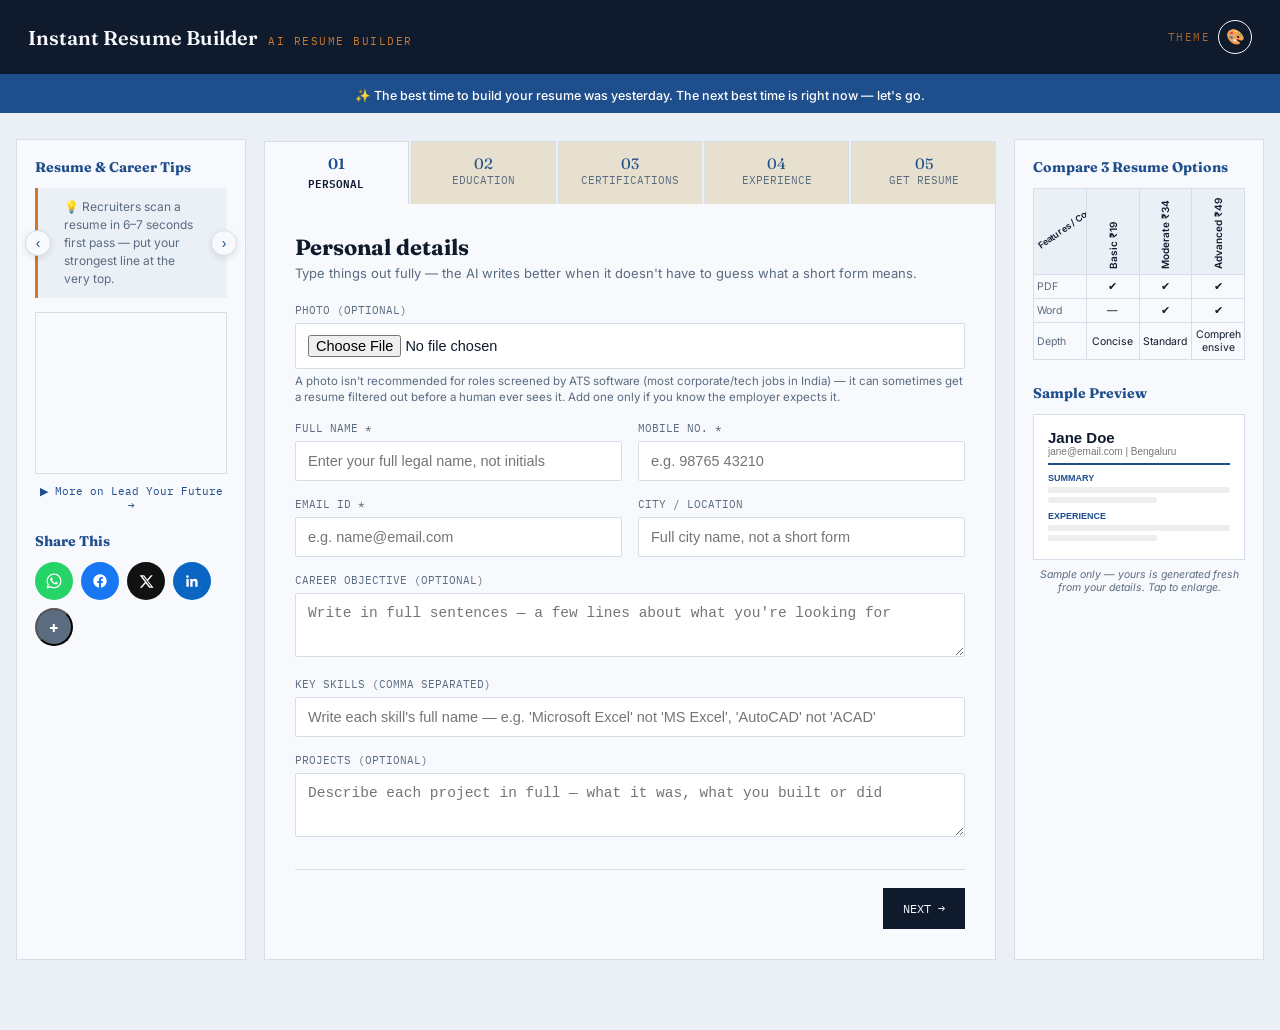
<file: index.html>
<!DOCTYPE html>
<html lang="en">
<head>
<meta charset="UTF-8">
<meta name="viewport" content="width=device-width, initial-scale=1.0">
<title>Instant Resume Builder — AI Resume Builder</title>
<link rel="preconnect" href="https://fonts.googleapis.com">
<link href="https://fonts.googleapis.com/css2?family=Fraunces:opsz,wght@9..144,500;9..144,600;9..144,700&family=Inter:wght@400;500;600;700&family=IBM+Plex+Mono:wght@400;500;600&display=swap" rel="stylesheet">
<link rel="icon" href="favicon.ico" type="image/x-icon">
<link rel="stylesheet" href="style.css">
</head>
<body>

<header class="top">
  <div class="brand">
    <h1>Instant Resume Builder</h1>
    <span>AI Resume Builder</span>
  </div>
  <div class="theme-toggle-wrap">
    <span class="theme-label">Theme</span>
    <button id="themeToggle" class="theme-btn" title="Change theme" onclick="cycleTheme()">🎨</button>
  </div>
</header>

<div class="quote-strip" id="quoteStrip">✨ The best time to build your resume was yesterday. The next best time is right now — let's go.</div>

<div class="page-layout">

<div class="shell">


  <div class="tabs" id="tabs">
    <div class="tab active" data-step="0"><span class="num">01</span>Personal</div>
    <div class="tab" data-step="1"><span class="num">02</span>Education</div>
    <div class="tab" data-step="2"><span class="num">03</span>Certifications</div>
    <div class="tab" data-step="3"><span class="num">04</span>Experience</div>
    <div class="tab" data-step="4"><span class="num">05</span>Get Resume</div>
  </div>

  <div class="sheet">

    <!-- STEP 0: PERSONAL -->
    <div class="step active" data-step="0">
      <h2>Personal details</h2>
      <div class="sub">Type things out fully — the AI writes better when it doesn't have to guess what a short form means.</div>

      <div class="field">
        <label>Photo (optional)</label>
        <input type="file" id="photoInput" accept="image/*" onchange="handlePhoto(event)">
        <div class="hint">A photo isn't recommended for roles screened by ATS software (most corporate/tech jobs in India) — it can sometimes get a resume filtered out before a human ever sees it. Add one only if you know the employer expects it.</div>
        <img id="photoPreview" style="display:none;max-width:100px;margin-top:8px;border-radius:4px;">
      </div>

      <div class="row2">
        <div class="field">
          <label>Full Name *</label>
          <input type="text" id="fullName" placeholder="Enter your full legal name, not initials">
        </div>
        <div class="field">
          <label>Mobile No. *</label>
          <input type="tel" id="mobile" placeholder="e.g. 98765 43210">
        </div>
      </div>
      <div class="row2">
        <div class="field">
          <label>Email ID *</label>
          <input type="email" id="email" placeholder="e.g. name@email.com">
        </div>
        <div class="field">
          <label>City / Location</label>
          <input type="text" id="location" placeholder="Full city name, not a short form">
        </div>
      </div>
      <div class="field">
        <label>Career objective (optional)</label>
        <textarea id="objective" placeholder="Write in full sentences — a few lines about what you're looking for"></textarea>
      </div>
      <div class="field">
        <label>Key skills (comma separated)</label>
        <input type="text" id="skills" placeholder="Write each skill's full name — e.g. 'Microsoft Excel' not 'MS Excel', 'AutoCAD' not 'ACAD'">
      </div>
      <div class="field">
        <label>Projects (optional)</label>
        <textarea id="projects" placeholder="Describe each project in full — what it was, what you built or did"></textarea>
      </div>
    </div>

    <!-- STEP 1: EDUCATION -->
    <div class="step" data-step="1">
      <h2>Academic qualifications</h2>
      <div class="sub">Add each qualification — SSLC, HSC, Diploma, College, and so on.</div>
      <div id="academicsList"></div>
      <button class="add-btn" onclick="addAcademic()">+ Add qualification</button>
    </div>

    <!-- STEP 2: CERTIFICATIONS -->
    <div class="step" data-step="2">
      <h2>Certifications</h2>
      <div class="sub">Optional — skip if none.</div>
      <div id="certList"></div>
      <button class="add-btn" onclick="addCertification()">+ Add certification</button>
    </div>

    <!-- STEP 3: EXPERIENCE -->
    <div class="step" data-step="3">
      <h2>Work experience</h2>
      <div class="sub">Freshers can skip this. Internships and part-time work count.</div>
      <div id="expList"></div>
      <button class="add-btn" onclick="addExperience()">+ Add work experience</button>
    </div>

    <!-- STEP 4: PACKAGE + PAYMENT -->
    <div class="step" data-step="4">
      <h2>Choose your resume package</h2>
      <div class="sub">Each package writes your resume fresh — no two generations are the same.</div>

      <div id="genError"></div>

      <div class="pricing3">
        <div class="price-card">
          <h3>Basic</h3>
          <p class="price">₹19</p>
          <ul>
            <li>✔ PDF download</li>
            <li>✔ Clean, concise resume</li>
            <li>✔ Good for freshers</li>
          </ul>
          <button class="pay-btn" onclick="startPayment(19,'basic',this)">Get Basic →</button>
        </div>
        <div class="price-card highlight">
          <p class="tag">Most Popular</p>
          <h3>Moderate</h3>
          <p class="price">₹34</p>
          <ul>
            <li>✔ PDF + Word (editable)</li>
            <li>✔ Standard professional depth</li>
            <li>✔ Ideal for most job seekers</li>
          </ul>
          <button class="pay-btn" onclick="startPayment(34,'moderate',this)">Get Moderate →</button>
        </div>
        <div class="price-card">
          <h3>Advanced</h3>
          <p class="price">₹49</p>
          <ul>
            <li>✔ PDF + Word (editable)</li>
            <li>✔ Comprehensive, achievement-led</li>
            <li>✔ Best for 3+ years experience</li>
          </ul>
          <button class="pay-btn" onclick="startPayment(49,'experienced',this)">Get Advanced →</button>
        </div>
      </div>

      <p class="trust">🔒 Secure payment via Razorpay</p>
    </div>

    <div class="nav-buttons">
      <button class="btn btn-ghost" id="backBtn" onclick="changeStep(-1)">← Back</button>
      <button class="btn btn-primary" id="nextBtn" onclick="changeStep(1)">Next →</button>
    </div>

  </div>
</div>

<aside class="side-panel left-panel">
  <h3>Resume &amp; Career Tips</h3>
  <div class="tip-nav">
    <button class="tip-arrow" onclick="prevTip()" aria-label="Previous tip">‹</button>
    <div class="tip-card" id="rotatingTip">💡 Recruiters scan a resume in 6–7 seconds first pass — put your strongest line at the very top.</div>
    <button class="tip-arrow" onclick="nextTip()" aria-label="Next tip">›</button>
  </div>
  <div class="video-embed">
    <iframe width="100%" height="160" src="https://www.youtube.com/embed/videoseries?list=UUtfdMvY4JxbFkTZSJhwLb9A&autoplay=1&mute=1&loop=1" title="Lead Your Future — Career Tips" frameborder="0" allowfullscreen loading="lazy"></iframe>
  </div>
  <a class="channel-link" href="https://www.youtube.com/@LeadYourFuture" target="_blank" rel="noopener">▶ More on Lead Your Future →</a>

  <h3 style="margin-top:20px;">Share This</h3>
  <div class="share-row">
    <a class="share-icon wa" href="https://wa.me/?text=Build%20an%20AI%20resume%20for%20just%20%E2%82%B919%20%E2%80%94%20Instant%20Resume%20Builder%3A%20https%3A%2F%2Fmarunmeera.github.io%2Finstant-resume-builder%2F" target="_blank" rel="noopener" title="Share on WhatsApp"><svg viewBox="0 0 24 24" width="18" height="18" fill="#fff"><path d="M12.04 2C6.58 2 2.13 6.45 2.13 11.91c0 1.75.46 3.39 1.26 4.81L2.05 22l5.4-1.42a9.87 9.87 0 0 0 4.59 1.17h.01c5.46 0 9.9-4.45 9.9-9.91C21.95 6.45 17.5 2 12.04 2zm0 18.07h-.01a8.2 8.2 0 0 1-4.18-1.14l-.3-.18-3.11.82.83-3.03-.2-.31a8.2 8.2 0 0 1-1.26-4.36c0-4.53 3.69-8.22 8.23-8.22 2.2 0 4.26.86 5.82 2.41a8.17 8.17 0 0 1 2.4 5.82c0 4.53-3.69 8.19-8.22 8.19zm4.5-6.15c-.25-.12-1.47-.72-1.69-.81-.23-.08-.39-.12-.56.13-.17.24-.64.8-.78.97-.14.17-.29.19-.53.06-.25-.12-1.05-.39-2-1.23-.74-.66-1.24-1.48-1.39-1.72-.14-.25-.02-.38.11-.5.11-.11.25-.29.37-.43.12-.15.16-.25.25-.42.08-.17.04-.31-.02-.43-.06-.12-.56-1.35-.77-1.84-.2-.48-.41-.42-.56-.43-.14-.01-.31-.01-.48-.01-.17 0-.43.06-.66.31-.23.25-.86.85-.86 2.06 0 1.22.89 2.4 1.01 2.56.12.17 1.75 2.67 4.24 3.74.59.26 1.05.41 1.41.52.59.19 1.13.16 1.56.1.48-.07 1.47-.6 1.67-1.18.21-.58.21-1.07.14-1.18-.06-.1-.23-.16-.48-.28z"/></svg></a>
    <a class="share-icon fb" href="https://www.facebook.com/sharer/sharer.php?u=https://marunmeera.github.io/instant-resume-builder/" target="_blank" rel="noopener" title="Share on Facebook"><svg viewBox="0 0 24 24" width="16" height="16" fill="#fff"><path d="M22 12.07C22 6.5 17.52 2 12 2S2 6.5 2 12.07c0 5.02 3.66 9.18 8.44 9.93v-7.02H7.9v-2.91h2.54V9.85c0-2.51 1.49-3.9 3.77-3.9 1.09 0 2.24.2 2.24.2v2.46h-1.26c-1.24 0-1.63.77-1.63 1.56v1.88h2.78l-.44 2.91h-2.34V22c4.78-.75 8.44-4.91 8.44-9.93z"/></svg></a>
    <a class="share-icon xx" href="https://twitter.com/intent/tweet?url=https://marunmeera.github.io/instant-resume-builder/&text=Build%20an%20AI%20resume%20for%20%E2%82%B919" target="_blank" rel="noopener" title="Share on X"><svg viewBox="0 0 24 24" width="15" height="15" fill="#fff"><path d="M18.9 2H22l-7.6 8.7L23.3 22h-7l-5.5-7.2L4.5 22H1.4l8.1-9.3L1 2h7.2l5 6.6L18.9 2zm-1.2 18h1.7L7.4 4H5.6l12.1 16z"/></svg></a>
    <a class="share-icon li" href="https://www.linkedin.com/sharing/share-offsite/?url=https://marunmeera.github.io/instant-resume-builder/" target="_blank" rel="noopener" title="Share on LinkedIn"><svg viewBox="0 0 24 24" width="16" height="16" fill="#fff"><path d="M20.45 20.45h-3.56v-5.57c0-1.33-.02-3.04-1.85-3.04-1.86 0-2.14 1.45-2.14 2.94v5.67H9.34V9h3.42v1.56h.05c.48-.9 1.64-1.85 3.38-1.85 3.6 0 4.27 2.37 4.27 5.46v6.28zM5.34 7.43a2.07 2.07 0 1 1 0-4.13 2.07 2.07 0 0 1 0 4.13zM7.12 20.45H3.56V9h3.56v11.45z"/></svg></a>
    <button class="share-icon more" onclick="toggleMoreShare()" title="More options">+</button>
  </div>
  <div class="share-row share-row-extra" id="shareExtra">
    <a class="share-icon tg" href="https://t.me/share/url?url=https://marunmeera.github.io/instant-resume-builder/&text=Build%20an%20AI%20resume%20for%20%E2%82%B919" target="_blank" rel="noopener" title="Share on Telegram"><svg viewBox="0 0 24 24" width="16" height="16" fill="#fff"><path d="M21.5 3.5 2.7 10.9c-1.1.45-1.1 1.6.1 1.94l4.6 1.44 1.8 5.6c.24.68.65.78 1.14.38l2.6-2.16 4.5 3.3c.86.5 1.44.24 1.66-.78L23.9 5c.3-1.36-.5-1.98-1.6-1.5z"/></svg></a>
    <a class="share-icon sms" href="sms:?body=Build%20an%20AI%20resume%20for%20%E2%82%B919%20-%20https%3A%2F%2Fmarunmeera.github.io%2Finstant-resume-builder%2F" title="Share via SMS">SMS</a>
    <a class="share-icon em" href="mailto:?subject=Try%20Instant%20Resume%20Builder&body=Build%20an%20AI%20resume%20for%20just%20%E2%82%B919%3A%20https%3A%2F%2Fmarunmeera.github.io%2Finstant-resume-builder%2F" title="Share via Email">✉</a>
    <button class="share-icon cp" onclick="copyShareLink(this)" title="Copy link">🔗</button>
  </div>

  <div class="visitor-badge" id="visitorBadge">Loading visitor info…</div>
</aside>

<aside class="side-panel right-panel">
  <h3>Compare 3 Resume Options</h3>
  <table class="mini-compare">
    <tr>
      <th class="corner"><div class="diag">Features / Cost</div></th>
      <th><div class="rot"><span>Basic ₹19</span></div></th>
      <th><div class="rot"><span>Moderate ₹34</span></div></th>
      <th><div class="rot"><span>Advanced ₹49</span></div></th>
    </tr>
    <tr><td>PDF</td><td>✔</td><td>✔</td><td>✔</td></tr>
    <tr><td>Word</td><td>—</td><td>✔</td><td>✔</td></tr>
    <tr><td>Depth</td><td>Concise</td><td>Standard</td><td>Comprehensive</td></tr>
  </table>

  <h3 style="margin-top:24px;">Sample Preview</h3>
  <div class="sample-mock" onclick="openSampleModal()" title="Click to view larger" role="button" tabindex="0">
    <div class="sample-name">Jane Doe</div>
    <div class="sample-line">jane@email.com | Bengaluru</div>
    <div class="sample-bar"></div>
    <div class="sample-heading">SUMMARY</div>
    <div class="sample-block"></div>
    <div class="sample-block short"></div>
    <div class="sample-heading">EXPERIENCE</div>
    <div class="sample-block"></div>
    <div class="sample-block short"></div>
  </div>
  <p class="sample-note">Sample only — yours is generated fresh from your details. Tap to enlarge.</p>
</aside>

</div>

<div class="modal-bg" id="sampleModal">
  <div class="modal-box">
    <button class="modal-close" onclick="closeSampleModal()">✕</button>
    <div class="modal-tabs">
      <button class="modal-tab active" data-tier="basic" onclick="switchSampleTab('basic')">Basic</button>
      <button class="modal-tab" data-tier="moderate" onclick="switchSampleTab('moderate')">Moderate</button>
      <button class="modal-tab" data-tier="advanced" onclick="switchSampleTab('advanced')">Advanced</button>
    </div>
    <div class="modal-scroll" id="modalScroll"></div>
  </div>
</div>

<script src="https://checkout.razorpay.com/v1/checkout.js"></script>
<script src="resume-generator.js"></script>
<script>
// ---- Theme cycling ----
const THEMES = ['dossier', 'corporate', 'creative'];
function cycleTheme(){
  let current = localStorage.getItem('irb-theme') || 'corporate';
  let next = THEMES[(THEMES.indexOf(current) + 1) % THEMES.length];
  document.documentElement.setAttribute('data-theme', next);
  localStorage.setItem('irb-theme', next);
}
document.documentElement.setAttribute('data-theme', localStorage.getItem('irb-theme') || 'corporate');

// ---- Motivational quote strip ----
const QUOTES = [
  "✨ The best time to build your resume was yesterday. The next best time is right now — let's go.",
  "✨ Every application you don't send is a rejection you gave yourself. Build it now.",
  "✨ Your next opportunity is waiting on a resume you haven't written yet.",
  "✨ Done is better than perfect — start your resume in the next 2 minutes."
];
let quoteIndex = 0;
setInterval(()=>{
  quoteIndex = (quoteIndex+1) % QUOTES.length;
  const el = document.getElementById('quoteStrip');
  el.style.opacity = 0;
  setTimeout(()=>{ el.textContent = QUOTES[quoteIndex]; el.style.opacity = 1; }, 300);
}, 8000);

// ---- Rotating tips (every 10s, resume/CV/interview only, with manual nav) ----
const TIPS = [
  "💡 Recruiters scan a resume in 6–7 seconds first pass — put your strongest line at the very top.",
  "💡 \"Increased sales by 18%\" beats \"handled sales\" every time — quantify wherever you can.",
  "💡 Match your resume's keywords to the job description to improve ATS pass-through.",
  "💡 Keep it to 1–2 pages unless you have 10+ years of relevant experience.",
  "💡 List certifications by their full official name — helps both ATS systems and recruiters.",
  "💡 In interviews, use the STAR method (Situation, Task, Action, Result) to structure your answers.",
  "💡 Research the interviewer and company beforehand — specific questions show genuine interest."
];
let tipIndex = 0;
let tipTimer;
const tipEl = document.getElementById('rotatingTip');
function showTip(i){
  tipIndex = (i + TIPS.length) % TIPS.length;
  tipEl.style.opacity = 0;
  setTimeout(()=>{ tipEl.textContent = TIPS[tipIndex]; tipEl.style.opacity = 1; }, 300);
}
function nextTip(){ showTip(tipIndex+1); resetTipTimer(); }
function prevTip(){ showTip(tipIndex-1); resetTipTimer(); }
function resetTipTimer(){ clearInterval(tipTimer); tipTimer = setInterval(()=>showTip(tipIndex+1), 10000); }
resetTipTimer();

// ---- Share row: expand + copy link ----
function toggleMoreShare(){
  document.getElementById('shareExtra').classList.toggle('show');
}
function copyShareLink(btn){
  navigator.clipboard.writeText('https://marunmeera.github.io/instant-resume-builder/').then(()=>{
    const original = btn.textContent;
    btn.textContent = '✓';
    setTimeout(()=>{ btn.textContent = original; }, 1500);
  });
}

// ---- Sample preview modal ----
const SAMPLES = {
  basic: { rows: 2, note: "Concise — 2-3 bullets per role" },
  moderate: { rows: 3, note: "Standard — 3-4 bullets per role" },
  advanced: { rows: 4, note: "Comprehensive — 4-5 bullets per role, leadership emphasis" }
};
function renderSample(tier){
  const s = SAMPLES[tier];
  let bullets = '';
  for(let i=0;i<s.rows;i++){ bullets += `<div class="sample-block${i===s.rows-1?' short':''}"></div>`; }
  document.getElementById('modalScroll').innerHTML = `
    <div class="sample-mock big">
      <div class="sample-name">Jane Doe</div>
      <div class="sample-line">jane@email.com | Bengaluru</div>
      <div class="sample-bar"></div>
      <div class="sample-heading">SUMMARY</div>
      <div class="sample-block"></div><div class="sample-block short"></div>
      <div class="sample-heading">EXPERIENCE</div>
      ${bullets}
      <div class="sample-heading">EDUCATION</div>
      <div class="sample-block short"></div>
    </div>
    <p class="sample-note">${s.note}</p>`;
}
function openSampleModal(){
  document.getElementById('sampleModal').classList.add('active');
  switchSampleTab('basic');
}
function closeSampleModal(){
  document.getElementById('sampleModal').classList.remove('active');
}
function switchSampleTab(tier){
  document.querySelectorAll('.modal-tab').forEach(t=>t.classList.toggle('active', t.dataset.tier===tier));
  renderSample(tier);
}

// ---- Visitor counter + country flag (best-effort, fails silently if blocked) ----
function countryCodeToFlag(code){
  if(!code || code.length !== 2) return '🌐';
  return String.fromCodePoint(...[...code.toUpperCase()].map(c => 127397 + c.charCodeAt()));
}
(async function(){
  const badge = document.getElementById('visitorBadge');
  try{
    const geoRes = await fetch('https://ipwho.is/');
    const geo = await geoRes.json();
    const flag = geo && geo.country_code ? countryCodeToFlag(geo.country_code) : '🌐';

    const countRes = await fetch('https://api.countapi.xyz/hit/instantresumebuilder-irb/visits');
    const count = await countRes.json();
    badge.textContent = `${flag} Visitor #${count.value ? count.value.toLocaleString() : '—'}`;
  }catch(e){
    badge.style.display = 'none'; // hide quietly if either free API is unreachable
  }
})();
</script>
</body>
</html>
</file>
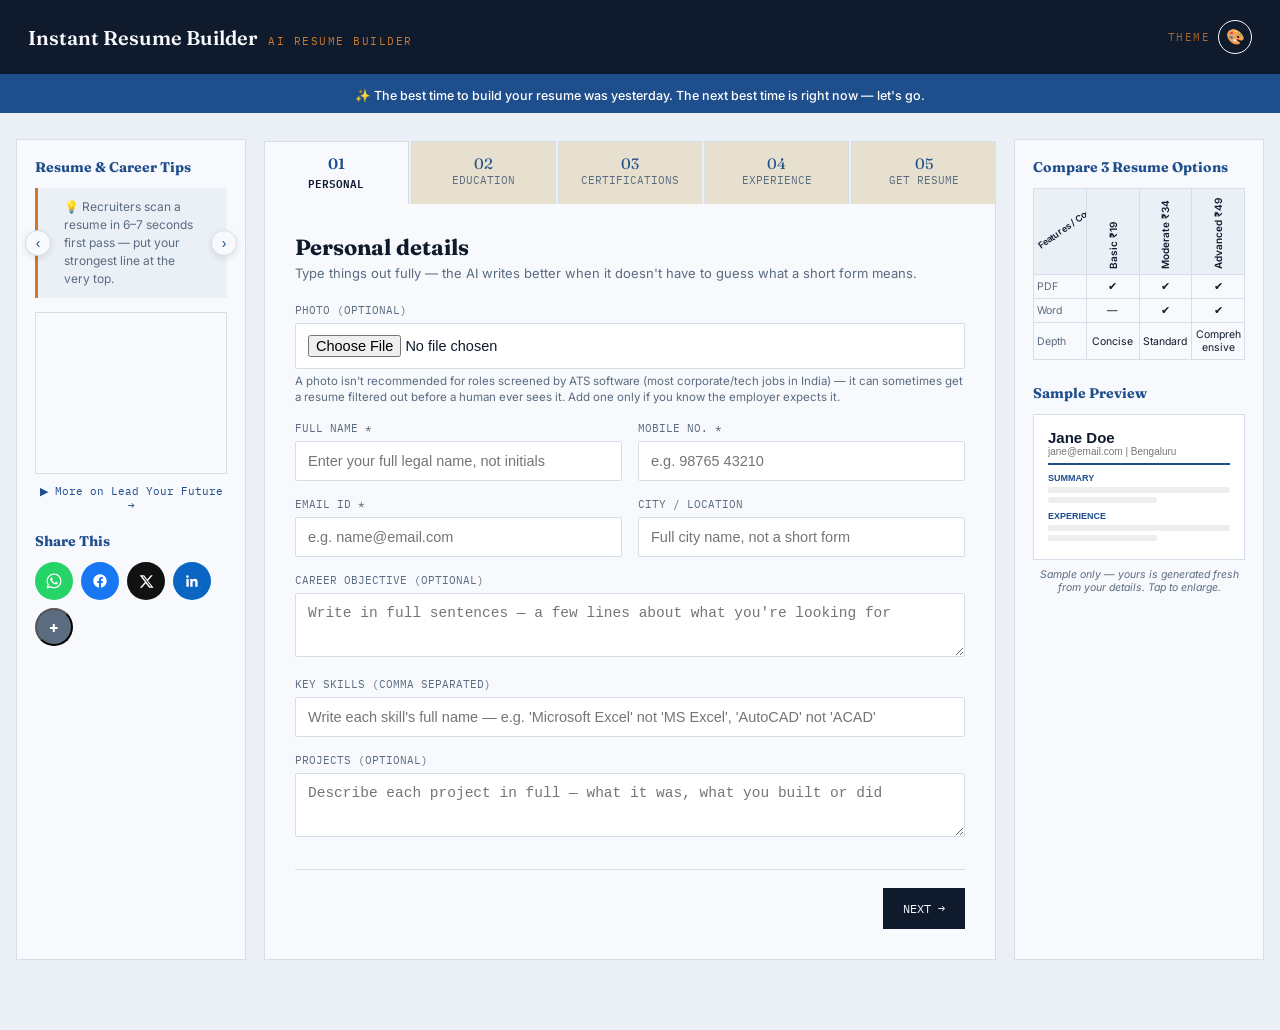
<file: fallback.html>
<!DOCTYPE html>
<html>
<body>
<script src="resume-template.js"></script>
<script>
const data = JSON.parse(localStorage.getItem("resumeData") || "null");
const paymentInfo = JSON.parse(localStorage.getItem("paymentInfo") || "null");
if (!data) {
  window.location.href = "index.html";
} else {
  const tier = (paymentInfo && paymentInfo.type) ? paymentInfo.type : "basic";
  const html = generateResumeHTML(data, tier);
  localStorage.setItem("resumeOutput", html);
  localStorage.setItem("lastPaidType", JSON.stringify(tier));
  localStorage.removeItem("paymentInfo");
  window.location.href = "download.html";
}
</script>
</body>
</html>
</file>
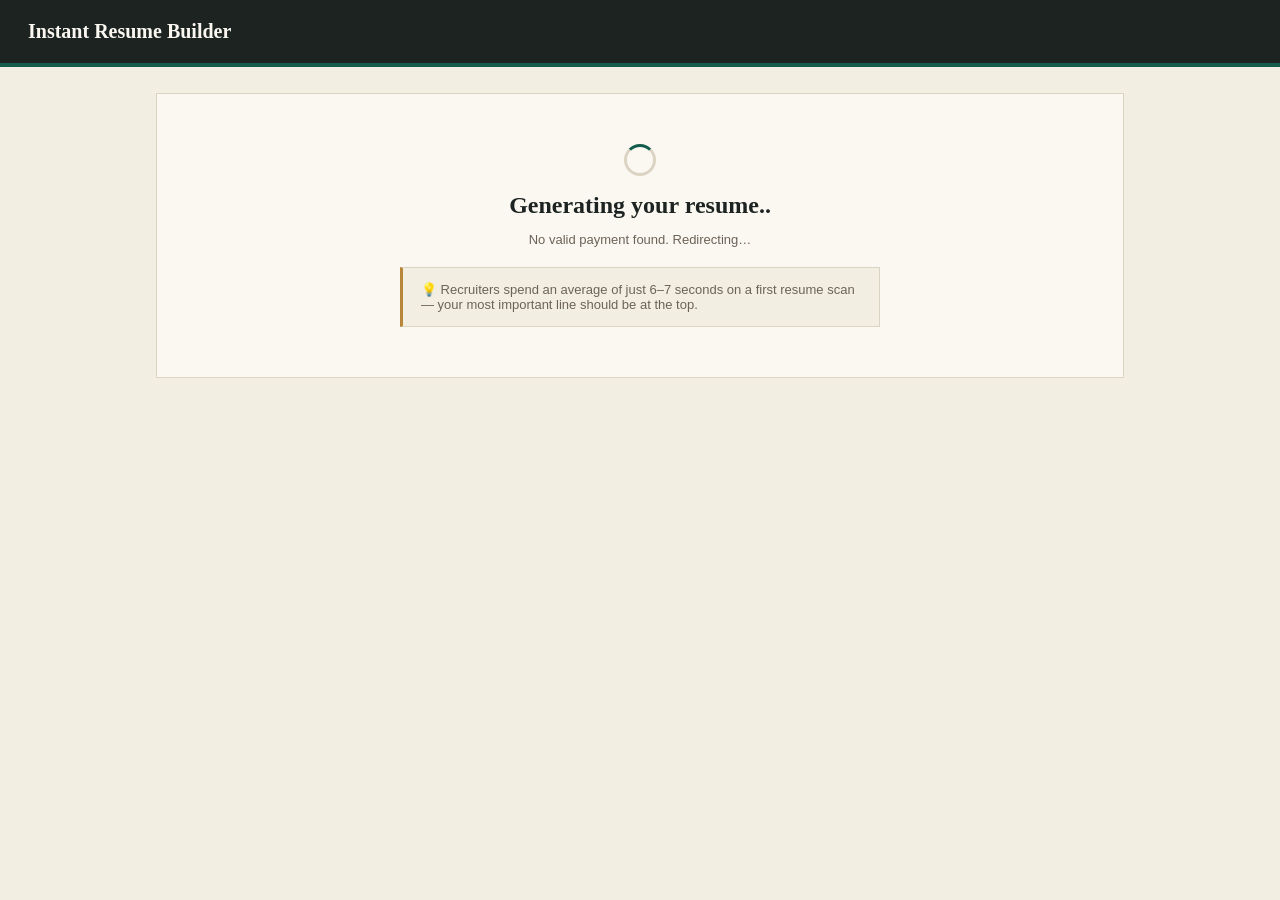
<file: success.html>
<!DOCTYPE html>
<html>
<head>
<meta charset="UTF-8">
<meta name="viewport" content="width=device-width, initial-scale=1.0">
<title>Generating Resume</title>
<link rel="stylesheet" href="style.css">
</head>
<body>

<header class="top"><div class="brand"><h1>Instant Resume Builder</h1></div></header>

<div class="shell">
  <div class="sheet loading-box">
    <div class="spinner"></div>
    <h2 id="loading">Generating your resume…</h2>
    <p id="statusMsg" style="color:var(--muted);font-size:13px;"></p>
    <div class="tip-box" id="tipBox"></div>
  </div>
</div>

<script>
const TIPS = [
  "💡 Recruiters spend an average of just 6–7 seconds on a first resume scan — your most important line should be at the top.",
  "💡 Quantified achievements ('increased sales by 18%') are remembered far better than task descriptions ('handled sales').",
  "💡 Tailoring your resume's keywords to match the job description significantly improves ATS pass-through rates.",
  "💡 A resume typically shouldn't exceed 1–2 pages unless you have 10+ years of relevant experience.",
  "💡 Listing certifications by their full official name (not abbreviations) helps both ATS systems and recruiters recognize them instantly.",
  "💡 Soon: upload your resume + a job description here to get a match score and improvement suggestions.",
  "💡 Soon: practice mock interview questions generated specifically from your resume and a target job description."
];

const tipBox = document.getElementById('tipBox');
let tipIndex = 0;
tipBox.textContent = TIPS[0];
setInterval(()=>{
  tipIndex = (tipIndex + 1) % TIPS.length;
  tipBox.textContent = TIPS[tipIndex];
}, 3500);

let dots = 0;
setInterval(()=>{
  dots = (dots+1) % 4;
  document.getElementById('loading').textContent = "Generating your resume" + ".".repeat(dots);
}, 500);

const resumeData = JSON.parse(localStorage.getItem("resumeData") || "null");
const paymentInfo = JSON.parse(localStorage.getItem("paymentInfo") || "null");

if (!resumeData || !paymentInfo || !paymentInfo.razorpay_payment_id || !paymentInfo.razorpay_signature) {
  document.getElementById("statusMsg").textContent = "No valid payment found. Redirecting…";
  setTimeout(() => window.location.href = "index.html", 1500);
} else {
  const API_BASE = "https://resume-ai-api-tg2p.onrender.com";
  fetch(`${API_BASE}/generate`, {
    method: "POST",
    headers: { "Content-Type": "application/json" },
    body: JSON.stringify({ ...resumeData, payment: paymentInfo })
  })
    .then(res => res.json())
    .then(result => {
      if (!result.success || !result.html) throw new Error(result.error || "generation_failed");
      localStorage.setItem("resumeOutput", result.html);
      localStorage.setItem("lastPaidType", JSON.stringify(paymentInfo.type));
      localStorage.removeItem("paymentInfo");
      window.location.href = "download.html";
    })
    .catch(err => {
      if (String(err.message).includes("payment_invalid")) {
        document.getElementById("statusMsg").textContent = "Payment could not be verified. Please contact support.";
      } else {
        window.location.href = "fallback.html";
      }
    });
}
</script>
</body>
</html>
</file>
<file: style.css>
:root{
  --ink:#1C2321;
  --paper:#FBF8F2;
  --paper-2:#F3EEE2;
  --line:#DCD4C2;
  --accent:#145C4B;
  --accent-2:#1D7A64;
  --gold:#B8863B;
  --muted:#6B6357;
  --danger:#A23B2E;
  --header-bg:#1C2321;
  --header-text:#FBF8F2;
}
:root[data-theme="corporate"]{
  --ink:#0F1B2D; --paper:#F7F9FC; --paper-2:#EBF0F7; --line:#D5DEE9;
  --accent:#1E4E8C; --accent-2:#2A65B0; --gold:#C97A2E; --muted:#5B6B80;
  --header-bg:#0F1B2D; --header-text:#F7F9FC;
}
:root[data-theme="creative"]{
  --ink:#2B1810; --paper:#FFF8F2; --paper-2:#FBEBDD; --line:#EBD2B8;
  --accent:#C1502E; --accent-2:#E06B3F; --gold:#2E7D6B; --muted:#8A6E5C;
  --header-bg:#F4A93B; --header-text:#2B1810;
}
*{box-sizing:border-box;}
body{margin:0;background:var(--paper-2);color:var(--ink);font-family:'Inter',sans-serif;}
h1,h2,h3{font-family:'Fraunces',serif;margin:0;}

header.top{background:var(--header-bg);color:var(--header-text);padding:20px 28px;border-bottom:4px solid var(--accent);display:flex;justify-content:space-between;align-items:center;}
header.top .brand{display:flex;align-items:baseline;gap:10px;}
header.top h1{font-size:20px;font-weight:600;color:var(--header-text);}
header.top span{font-family:'IBM Plex Mono',monospace;font-size:11px;color:var(--gold);text-transform:uppercase;letter-spacing:1.5px;}
.theme-toggle-wrap{display:flex;align-items:center;gap:8px;}
.theme-label{font-family:'IBM Plex Mono',monospace;font-size:10px;color:var(--header-text);opacity:.8;text-transform:uppercase;letter-spacing:1px;}
.theme-btn{background:none;border:1px solid var(--header-text);color:var(--header-text);width:34px;height:34px;border-radius:50%;cursor:pointer;font-size:15px;animation:pulseGlow 2s ease-in-out infinite;}
.theme-btn:hover{background:rgba(255,255,255,.15);}
@keyframes pulseGlow{0%,100%{box-shadow:0 0 0 0 rgba(184,134,59,.5);}50%{box-shadow:0 0 0 6px rgba(184,134,59,0);}}

.quote-strip{background:var(--accent);color:#fff;text-align:center;padding:10px 20px;font-size:12.5px;font-weight:500;transition:opacity .3s ease;}

.shell{max-width:1000px;margin:0 auto;padding:26px 16px 70px;}

/* ---- 3-COLUMN LAYOUT (desktop) ---- */
.page-layout{
  display:grid;
  grid-template-columns:230px minmax(0,1000px) 250px;
  grid-template-areas: "left main right";
  gap:18px;max-width:1500px;margin:0 auto;padding:26px 16px 70px;
  align-items:stretch; /* sidebars now match the form's height instead of floating short */
}
.page-layout .shell{grid-area:main;padding:0;max-width:none;}
.left-panel{grid-area:left;}
.right-panel{grid-area:right;}
.side-panel{background:var(--paper);border:1px solid var(--line);padding:18px;position:sticky;top:20px;align-self:start;height:fit-content;}
/* On desktop, stretch the box itself to match the form's rendered height */
@media(min-width:1151px){
  .page-layout{align-items:stretch;}
  .side-panel{align-self:stretch;height:auto;position:sticky;top:20px;}
}
.side-panel h3{font-size:14px;margin-bottom:12px;color:var(--accent);}
.tip-card{background:var(--paper-2);border-left:3px solid var(--gold);padding:10px 12px;font-size:12px;color:var(--muted);margin-bottom:10px;line-height:1.5;transition:opacity .3s ease;min-height:56px;}
.video-embed{margin-top:14px;border:1px solid var(--line);overflow:hidden;line-height:0;}
.channel-link{display:block;text-align:center;margin-top:10px;font-family:'IBM Plex Mono',monospace;font-size:11px;color:var(--accent);text-decoration:none;}
.channel-link:hover{text-decoration:underline;}

.share-row{display:flex;gap:8px;flex-wrap:wrap;}
.share-icon{width:38px;height:38px;border-radius:50%;display:flex;align-items:center;justify-content:center;font-family:'IBM Plex Mono',monospace;font-size:11px;font-weight:700;color:#fff;text-decoration:none;flex-shrink:0;}
.share-icon.wa{background:#25D366;}
.share-icon.fb{background:#1877F2;}
.share-icon.xx{background:#111;}
.share-icon.li{background:#0A66C2;}
.share-icon:hover{opacity:.85;}

.visitor-badge{margin-top:16px;font-family:'IBM Plex Mono',monospace;font-size:11px;color:var(--muted);text-align:center;padding-top:12px;border-top:1px solid var(--line);}

.mini-compare{width:100%;max-width:100%;border-collapse:collapse;font-size:10.5px;table-layout:fixed;}
.mini-compare th,.mini-compare td{border:1px solid var(--line);padding:5px 3px;text-align:center;overflow:hidden;text-overflow:ellipsis;word-break:break-word;}
.mini-compare th{background:var(--paper-2);font-weight:600;}
.mini-compare td:first-child{text-align:left;color:var(--muted);}

.sample-mock{border:1px solid var(--line);background:#fff;padding:14px;font-family:Arial,sans-serif;}
.sample-name{font-weight:700;font-size:15px;}
.sample-line{font-size:10px;color:#777;margin-bottom:6px;}
.sample-bar{height:2px;background:var(--accent);margin-bottom:8px;}
.sample-heading{font-size:9px;text-transform:uppercase;color:var(--accent);font-weight:700;margin-top:8px;margin-bottom:4px;}
.sample-block{height:6px;background:#eee;border-radius:2px;margin-bottom:4px;}
.sample-block.short{width:60%;}
.sample-note{font-size:10.5px;color:var(--muted);text-align:center;margin-top:8px;font-style:italic;}

/* Mobile: form first, tips second, comparison last — matches actual HTML source order now */
@media(max-width:1150px){
  .page-layout{
    grid-template-columns:1fr;
    grid-template-areas: "main" "left" "right";
    max-width:700px;
  }
  .side-panel{position:static;margin-top:20px;height:auto;}
}
.tabs{display:flex;gap:2px;}
.tab{flex:1;text-align:center;padding:12px 4px;background:#E7E0CE;color:var(--muted);font-family:'IBM Plex Mono',monospace;font-size:11px;text-transform:uppercase;cursor:pointer;border:1px solid var(--line);border-bottom:none;position:relative;top:2px;}
.tab.active{background:var(--paper);color:var(--ink);font-weight:600;}
.tab .num{display:block;font-size:15px;font-family:'Fraunces',serif;color:var(--accent);}

.sheet{background:var(--paper);border:1px solid var(--line);padding:30px;}
.step{display:none;}
.step.active{display:block;}
.step h2{font-size:22px;margin-bottom:4px;}
.step .sub{color:var(--muted);font-size:13px;margin-bottom:22px;}

.field{margin-bottom:16px;}
.field label{display:block;font-family:'IBM Plex Mono',monospace;font-size:11px;text-transform:uppercase;color:var(--muted);margin-bottom:6px;}
.field input, .field select, .field textarea{width:100%;padding:11px 12px;border:1px solid var(--line);background:#fff;font-size:14.5px;border-radius:2px;}
.field textarea{min-height:64px;resize:vertical;}
.hint{font-size:11.5px;color:var(--muted);margin-top:4px;line-height:1.4;}
.row2{display:grid;grid-template-columns:1fr 1fr;gap:16px;}
@media(max-width:640px){.row2{grid-template-columns:1fr;}}

.entry-card{border:1px solid var(--line);padding:16px;margin-bottom:12px;background:var(--paper-2);border-left:3px solid var(--accent);position:relative;}
.entry-card .entry-head{display:flex;justify-content:space-between;margin-bottom:10px;}
.entry-card .label{font-family:'IBM Plex Mono',monospace;font-size:11px;text-transform:uppercase;color:var(--accent);}
.remove-btn{background:none;border:none;color:var(--danger);font-family:'IBM Plex Mono',monospace;font-size:11px;cursor:pointer;text-decoration:underline;}

.add-btn{background:none;border:1px dashed var(--accent);color:var(--accent);padding:10px 16px;font-family:'IBM Plex Mono',monospace;font-size:12px;cursor:pointer;}
.add-btn:hover{background:rgba(20,92,75,.06);}

.nav-buttons{display:flex;justify-content:space-between;margin-top:28px;padding-top:18px;border-top:1px solid var(--line);}
.btn{padding:12px 20px;border:none;font-family:'IBM Plex Mono',monospace;font-size:12px;text-transform:uppercase;cursor:pointer;}
.btn-primary{background:var(--ink);color:var(--paper);}
.btn-primary:hover{background:var(--accent);}
.btn-ghost{background:none;border:1px solid var(--line);color:var(--muted);}

.pricing3{display:grid;grid-template-columns:repeat(3,1fr);gap:14px;margin-top:10px;}
@media(max-width:760px){.pricing3{grid-template-columns:1fr;}}
.price-card{border:1px solid var(--line);background:var(--paper-2);padding:18px;text-align:center;}
.price-card.highlight{border:2px solid var(--accent);background:#eef4ef;}
.price-card .tag{font-size:10px;color:var(--accent);font-weight:700;text-transform:uppercase;margin-bottom:4px;}
.price-card h3{font-size:17px;margin-bottom:4px;}
.price-card .price{font-size:24px;font-weight:700;font-family:'Fraunces',serif;margin:6px 0;}
.price-card ul{list-style:none;padding:0;margin:10px 0;font-size:12.5px;color:var(--muted);text-align:left;}
.price-card ul li{margin-bottom:5px;}
.pay-btn{width:100%;padding:11px;background:var(--ink);color:var(--paper);border:none;font-family:'IBM Plex Mono',monospace;font-size:12px;cursor:pointer;margin-top:6px;}
.pay-btn:hover{background:var(--accent);}
.pay-btn:disabled{opacity:.5;}

.trust{text-align:center;font-size:11px;color:var(--muted);margin-top:16px;}
.error-msg{background:#FBEAE6;border:1px solid var(--danger);color:var(--danger);padding:10px 12px;font-size:13px;margin-bottom:16px;}

/* ---- LOADING / TIPS ---- */
.loading-box{text-align:center;padding:50px 20px;}
.spinner{width:32px;height:32px;border:3px solid var(--line);border-top-color:var(--accent);border-radius:50%;animation:spin .9s linear infinite;margin:0 auto 16px;}
@keyframes spin{to{transform:rotate(360deg);}}
.tip-box{max-width:480px;margin:20px auto 0;padding:14px 18px;background:var(--paper-2);border:1px solid var(--line);border-left:3px solid var(--gold);font-size:13px;color:var(--muted);text-align:left;min-height:60px;}

/* ---- RESULT PAGE ---- */
.result-card{max-width:820px;margin:0 auto;background:var(--paper);border:1px solid var(--line);padding:24px;}
#resumePreview{border:1px solid var(--line);padding:10px;margin-top:14px;max-height:75vh;overflow-y:auto;background:#fff;}
.download-actions{text-align:center;margin-top:18px;display:flex;gap:12px;justify-content:center;flex-wrap:wrap;}
.download-actions .pay-btn{max-width:260px;}

/* ---- Tip carousel nav (arrows vertically centered left/right of the card) ---- */
.tip-nav{position:relative;}
.tip-arrow{position:absolute;top:50%;transform:translateY(-50%);background:var(--paper);border:1px solid var(--line);width:26px;height:26px;cursor:pointer;color:var(--accent);font-size:14px;border-radius:50%;z-index:2;box-shadow:0 2px 6px rgba(0,0,0,.1);}
.tip-arrow:first-child{left:-10px;}
.tip-arrow:last-child{right:-10px;}
.tip-arrow:hover{background:var(--accent);color:#fff;}
.tip-card{padding-left:26px;padding-right:26px;}

/* ---- Rotated comparison table headers ---- */
.mini-compare th{height:70px;vertical-align:bottom;}
.mini-compare th:first-child{vertical-align:middle;height:auto;padding:0;}
.diag{transform:rotate(-35deg);font-size:9px;white-space:nowrap;font-weight:600;}
.rot{display:flex;align-items:flex-end;justify-content:center;height:100%;}
.rot span{writing-mode:vertical-rl;transform:rotate(180deg);white-space:nowrap;font-size:10px;padding-bottom:4px;}

/* ---- Share row expand ---- */
.share-icon.more{background:var(--muted);font-size:16px;line-height:1;}
.share-row-extra{display:none;margin-top:8px;}
.share-row-extra.show{display:flex;}
.share-icon.tg{background:#229ED9;}
.share-icon.sms,.share-icon.em,.share-icon.cp{background:var(--ink);font-size:10px;}

/* ---- Sample preview modal ---- */
.modal-bg{display:none;position:fixed;inset:0;background:rgba(20,20,18,.6);z-index:100;align-items:center;justify-content:center;padding:20px;}
.modal-bg.active{display:flex;}
.modal-box{background:var(--paper);max-width:460px;width:100%;max-height:85vh;padding:22px;position:relative;border:1px solid var(--line);}
.modal-close{position:absolute;top:12px;right:14px;background:none;border:none;font-size:18px;cursor:pointer;color:var(--muted);}
.modal-tabs{display:flex;gap:6px;margin-bottom:14px;margin-top:6px;}
.modal-tab{flex:1;padding:8px;background:var(--paper-2);border:1px solid var(--line);cursor:pointer;font-family:'IBM Plex Mono',monospace;font-size:11px;}
.modal-tab.active{background:var(--accent);color:#fff;border-color:var(--accent);}
.modal-scroll{max-height:60vh;overflow-y:auto;}
.sample-mock.big{padding:20px;}
.sample-mock.big .sample-name{font-size:20px;}
.sample-mock.big .sample-block{height:8px;margin-bottom:6px;}
</file>
